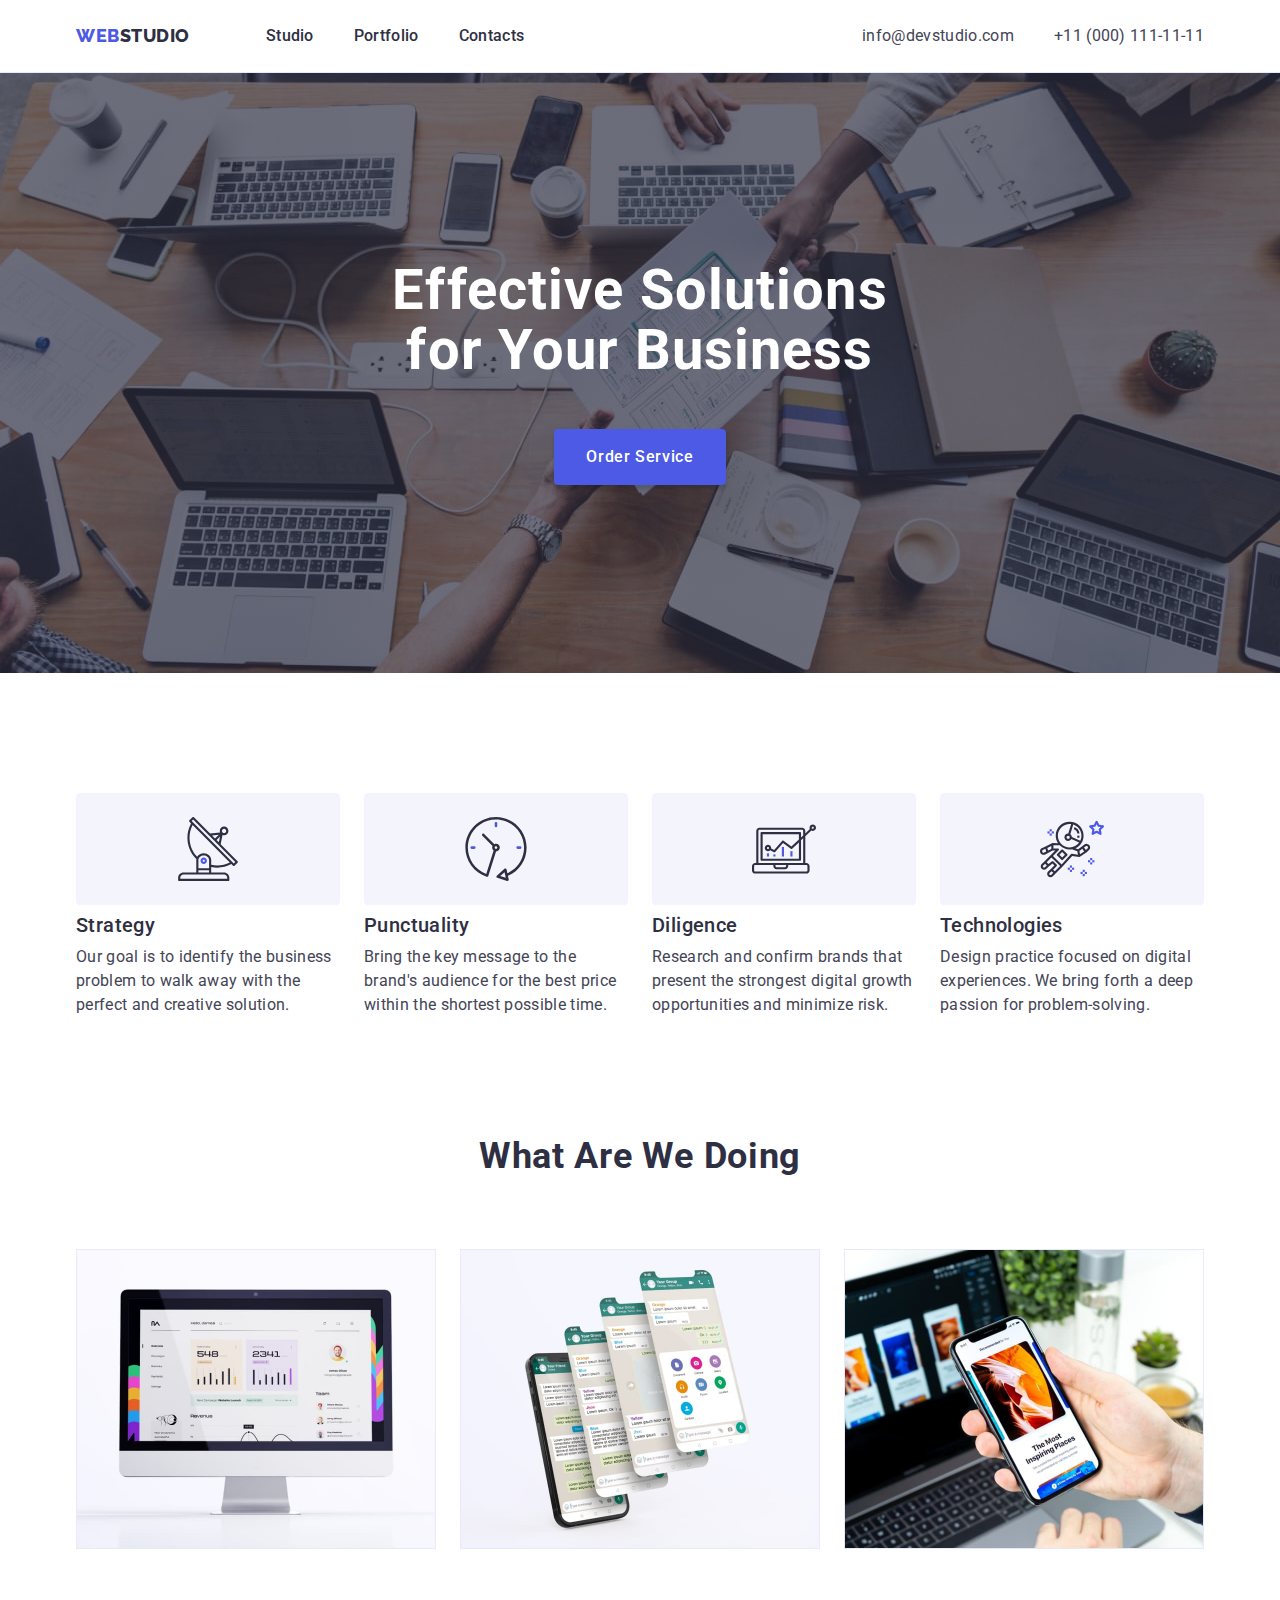
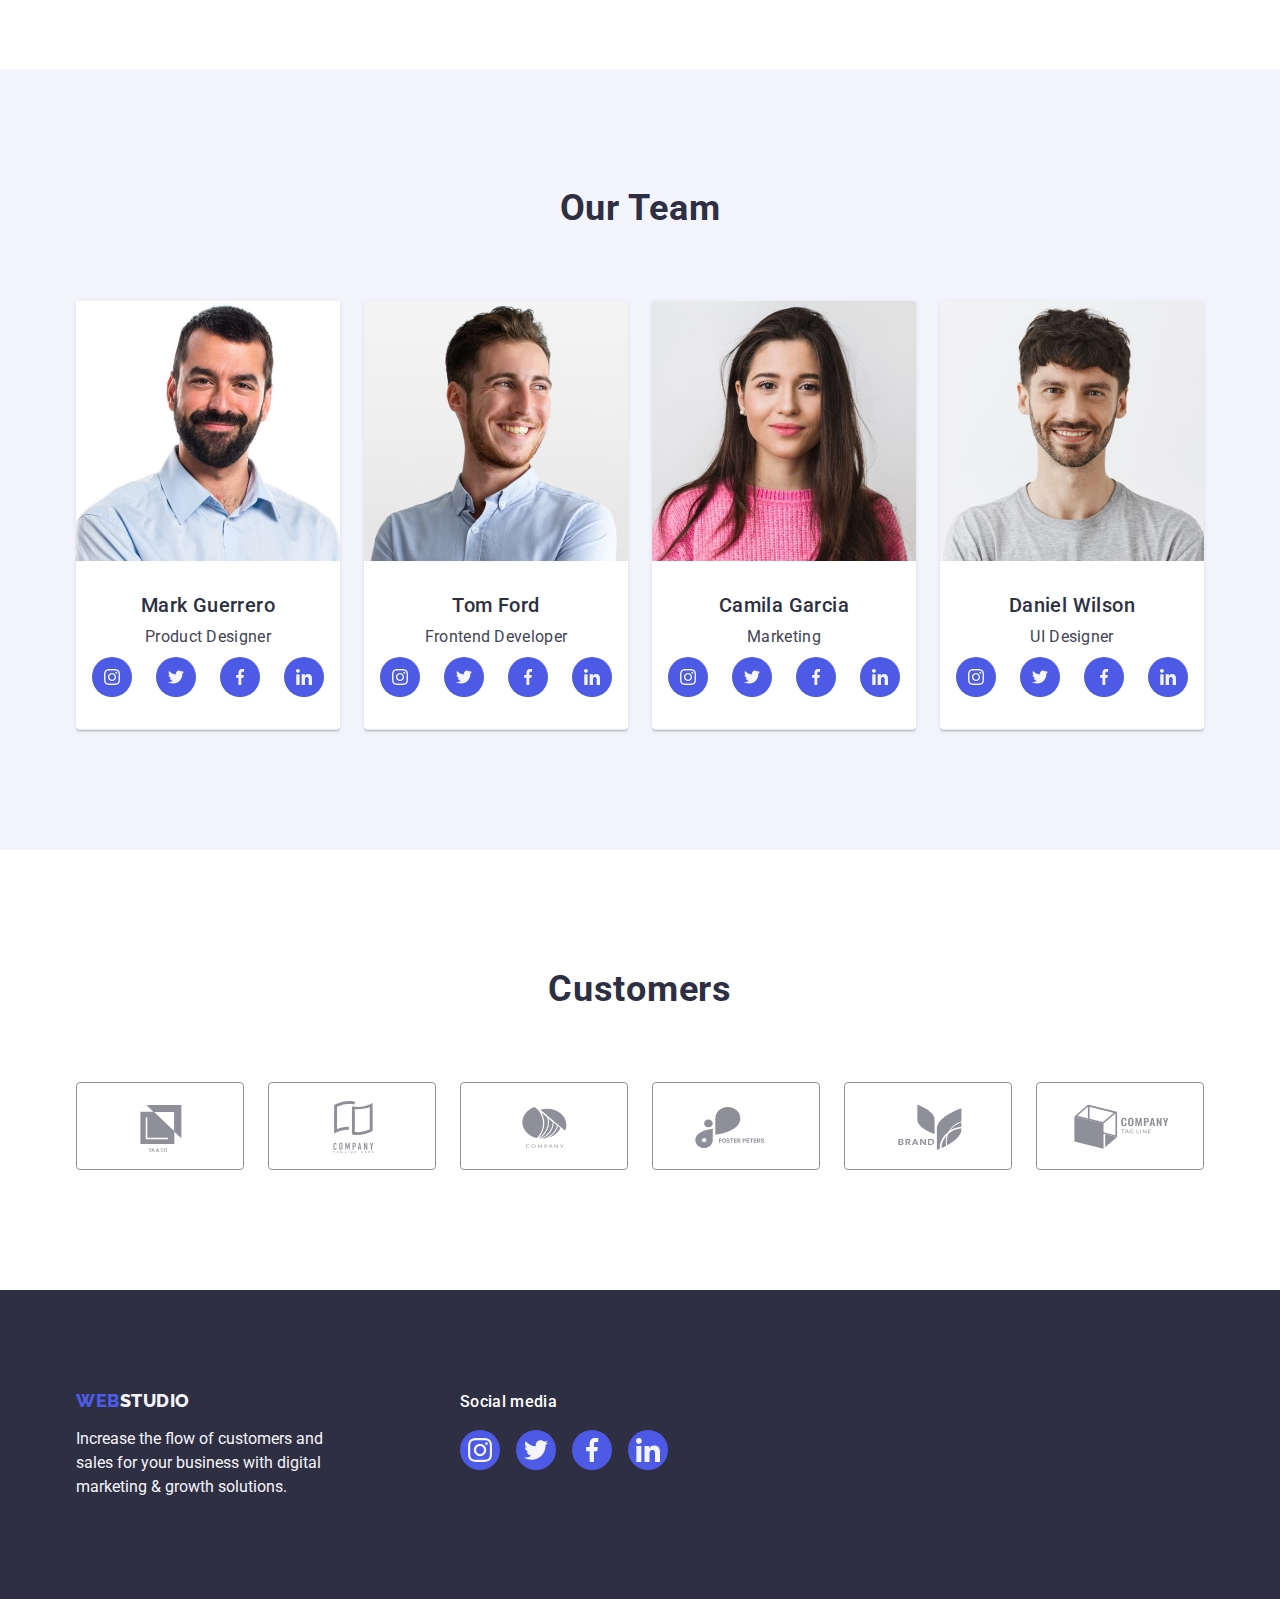
<file: index.html>
<!DOCTYPE html>
<html lang="en">
  <head>
    <meta charset="UTF-8" />
    <meta http-equiv="X-UA-Compatible" content="IE=edge" />
    <meta name="viewport" content="width=device-width, initial-scale=1.0" />
    <title>WebStudio</title>
    <link rel="preconnect" href="https://fonts.googleapis.com">
    <link rel="preconnect" href="https://fonts.gstatic.com" crossorigin >
    <link
      href="https://fonts.googleapis.com/css2?family=Raleway:wght@800&family=Roboto:wght@400;500;700;900&display=swap"
      rel="stylesheet"
    >
    <link
      rel="stylesheet"
      href="https://cdnjs.cloudflare.com/ajax/libs/modern-normalize/1.0.0/modern-normalize.min.css"
    >
    <link rel="stylesheet" href="./css/style.css"></head>
    <body>
      <header class="page-header">
        <div class="container page-header-container">
          <nav class="header-nav">
            <a class="header-logo link" href="./index.html"
              >Web<span class="logo-word">Studio</span></a>
            <ul class="nav-menu list">
              <li class="nav-menu-item">
                <a class="text-nav link" href="./index.html">Studio</a>
              </li>
              <li class="nav-menu-item">
                <a class="text-nav link" href="./portfolio.html">Portfolio</a>
              </li>
              <li class="nav-menu-item">
                <a class="text-nav link" href="">Contacts</a>
              </li>
            </ul>
          </nav>
          <address class="header-contact">
            <ul class="contact-menu list">
              <li class="contact-menu-item">
                <a class="text-contact link" href="mailto:info@devstudio.com"
                  >info@devstudio.com</a>
              </li>
              <li class="contact-menu-item">
                <a class="text-contact link" href="tel:+110001111111"
                  >+11 (000) 111-11-11</a>
              </li>
            </ul>
          </address>
        </div>
      </header>
      <main class="main-list">
        <section class="hero">
          <div class="container">
            <h1 class="hero-title">Effective Solutions for Your Business</h1>
            <button class="hero-button" type="button">Order Service</button>
          </div>
        </section>
        <section class="features-section">
          <div class="features-container container">
            <h2 class="features" hidden>Features</h2>
            <ul class="features-list list">
              <li class="features-list-item">
                <div class="features-icon-box">
                  <svg class="features-icon" width="64" height="64">
                    <use href="./images/icons.svg#icon-antenna"></use>
                  </svg>
                </div>
                <h3 class="features-item">Strategy</h3>
                <p class="features-text">
                  Our goal is to identify the business problem to walk away with
                  the perfect and creative solution.
                </p>
              </li>
              <li class="features-list-item">
                <div class="features-icon-box">
                  <svg class="features-icon" width="64" height="64">
                    <use href="./images/icons.svg#icon-clock"></use>
                  </svg>
                </div>
                <h3 class="features-item">Punctuality</h3>
                <p class="features-text">
                  Bring the key message to the brand's audience for the best price
                  within the shortest possible time.
                </p>
              </li>
              <li class="features-list-item">
                <div class="features-icon-box">
                  <svg class="features-icon" width="64" height="64">
                    <use href="./images/icons.svg#icon-diagram"></use>
                  </svg>
                </div>
                <h3 class="features-item">Diligence</h3>
                <p class="features-text">
                  Research and confirm brands that present the strongest digital
                  growth opportunities and minimize risk.
                </p>
              </li>
              <li class="features-list-item">
                <div class="features-icon-box">
                  <svg class="features-icon" width="64" height="64">
                    <use href="./images/icons.svg#icon-astronaut"></use>
                  </svg>
                </div>
                <h3 class="features-item">Technologies</h3>
                <p class="features-text">
                  Design practice focused on digital experiences. We bring forth a
                  deep passion for problem-solving.
                </p>
              </li>
            </ul>
          </div>
        </section>
        <section class="section-work">
          <div class="container">
            <h2 class="work">What are we doing</h2>
            <ul class="work-list list">
              <li class="work-item">
                <img src="./images/img1.jpg" alt="monitor" width="360" />
              </li>
              <li class="work-item">
                <img src="./images/img2.jpg" alt="smartphone" width="360" />
              </li>
              <li class="work-item">
                <img src="./images/img3.jpg" alt="smartphone" width="360" />
              </li>
            </ul>
          </div>
        </section>
        <section class="team-content">
          <div class="container">
            <h2 class="team-work">Our Team</h2>
            <ul class="team-list list">
              <li class="team-item">
                <img src="./images/img4.jpg" alt="#" width="264" />
                <div class="team-box">
                  <h3 class="team-header-item">Mark Guerrero</h3>
                  <p class="team-text">Product Designer</p>
                  <ul class="team-social-list list">
                    <li class="team-social-item">
                      <a class="team-social-link link" href="">
                        <svg class="team-social-icon" width="16" height="16">
                          <use href="./images/icons.svg#icon-instagram"></use>
                        </svg>
                      </a>
                    </li>
                    <li class="team-social-item">
                      <a class="team-social-link link" href="">
                        <svg class="team-social-icon" width="16" height="16">
                          <use href="./images/icons.svg#icon-twitter"></use>
                        </svg>
                      </a>
                    </li>
                    <li class="team-social-item">
                      <a class="team-social-link link" href="">
                        <svg class="team-social-icon" width="16" height="16">
                          <use href="./images/icons.svg#icon-facebook"></use>
                        </svg>
                      </a>
                    </li>
                    <li class="team-social-item">
                      <a class="team-social-link link" href="">
                        <svg class="team-social-icon" width="16" height="16">
                          <use href="./images/icons.svg#icon-linkedin"></use>
                        </svg>
                      </a>
                    </li>
                  </ul>
                </div>
              </li>
              <li class="team-item">
                <img src="./images/img5.jpg" alt="#" width="264" />
                <div class="team-box">
                  <h3 class="team-header-item">Tom Ford</h3>
                  <p class="team-text">Frontend Developer</p>
                  <ul class="team-social-list list">
                    <li class="team-social-item">
                      <a class="team-social-link link" href="">
                        <svg class="team-social-icon" width="16" height="16">
                          <use href="./images/icons.svg#icon-instagram"></use>
                        </svg>
                      </a>
                    </li>
                    <li class="team-social-item">
                      <a class="team-social-link link" href="">
                        <svg class="team-social-icon" width="16" height="16">
                          <use href="./images/icons.svg#icon-twitter"></use>
                        </svg>
                      </a>
                    </li>
                    <li class="team-social-item">
                      <a class="team-social-link link" href="">
                        <svg class="team-social-icon" width="16" height="16">
                          <use href="./images/icons.svg#icon-facebook"></use>
                        </svg>
                      </a>
                    </li>
                    <li class="team-social-item">
                      <a class="team-social-link link" href="">
                        <svg class="team-social-icon" width="16" height="16">
                          <use href="./images/icons.svg#icon-linkedin"></use>
                        </svg>
                      </a>
                    </li>
                  </ul>
                </div>
              </li>
              <li class="team-item">
                <img src="./images/img6.jpg" alt="#" width="264" />
                <div class="team-box">
                  <h3 class="team-header-item">Camila Garcia</h3>
                  <p class="team-text">Marketing</p>
                  <ul class="team-social-list list">
                    <li class="team-social-item">
                      <a class="team-social-link link" href="">
                        <svg class="team-social-icon" width="16" height="16">
                          <use href="./images/icons.svg#icon-instagram"></use>
                        </svg>
                      </a>
                    </li>
                    <li class="team-social-item">
                      <a class="team-social-link link" href="">
                        <svg class="team-social-icon" width="16" height="16">
                          <use href="./images/icons.svg#icon-twitter"></use>
                        </svg>
                      </a>
                    </li>
                    <li class="team-social-item">
                      <a class="team-social-link link" href="">
                        <svg class="team-social-icon" width="16" height="16">
                          <use href="./images/icons.svg#icon-facebook"></use>
                        </svg>
                      </a>
                    </li>
                    <li class="team-social-item">
                      <a class="team-social-link link" href="">
                        <svg class="team-social-icon" width="16" height="16">
                          <use href="./images/icons.svg#icon-linkedin"></use>
                        </svg>
                      </a>
                    </li>
                  </ul>
                </div>
              </li>
              <li class="team-item">
                <img src="./images/img7.jpg" alt="#" width="264" />
                <div class="team-box">
                  <h3 class="team-header-item">Daniel Wilson</h3>
                  <p class="team-text">UI Designer</p>
                  <ul class="team-social-list list">
                    <li class="team-social-item">
                      <a class="team-social-link link" href="">
                        <svg class="team-social-icon" width="16" height="16">
                          <use href="./images/icons.svg#icon-instagram"></use>
                        </svg>
                      </a>
                    </li>
                    <li class="team-social-item">
                      <a class="team-social-link link" href="">
                        <svg class="team-social-icon" width="16" height="16">
                          <use href="./images/icons.svg#icon-twitter"></use>
                        </svg>
                      </a>
                    </li>
                    <li class="team-social-item">
                      <a class="team-social-link link" href="">
                        <svg class="team-social-icon" width="16" height="16">
                          <use href="./images/icons.svg#icon-facebook"></use>
                        </svg>
                      </a>
                    </li>
                    <li class="team-social-item">
                      <a class="team-social-link link" href="">
                        <svg class="team-social-icon" width="16" height="16">
                          <use href="./images/icons.svg#icon-linkedin"></use>
                        </svg>
                      </a>
                    </li>
                  </ul>
                </div>
              </li>
            </ul>
          </div>
        </section>
        <section class="section-customers">
          <div class="container">
            <h2 class="customers">Customers</h2>
          <ul class="customers-list list">
            <li class="customers-item">
              <a class="customers-link link" href="">
                <svg class="customers-icon" width="104" height="56">
                  <use href="./images/icons.svg#icon-company1"></use>
                </svg>
              </a>
            </li>
            <li class="customers-item">
              <a class="customers-link link" href="">
                <svg class="customers-icon" width="104" height="56">
                  <use href="./images/icons.svg#icon-company2"></use>
                </svg>
              </a>
            </li>
            <li class="customers-item">
              <a class="customers-link link" href="">
                <svg class="customers-icon" width="104" height="56">
                  <use href="./images/icons.svg#icon-company3"></use>
                </svg>
              </a>
            </li>
            <li class="customers-item">
              <a class="customers-link link" href="">
                <svg class="customers-icon" width="104" height="56">
                  <use href="./images/icons.svg#icon-company4"></use>
                </svg>
              </a>
            </li>
            <li class="customers-item">
              <a class="customers-link link" href="">
                <svg class="customers-icon" width="104" height="56">
                  <use href="./images/icons.svg#icon-company5"></use>
                </svg>
              </a>
            </li>
            <li class="customers-item">
              <a class="customers-link link" href="">
                <svg class="customers-icon" width="104" height="56">
                  <use href="./images/icons.svg#icon-company6"></use>
                </svg>
              </a>
            </li>
          </ul>
          </div>
          
        </section>
      </main>
      <footer class="footer-content">
        <div class="footer-container container">
          <div class="footer-container-logo">
            <a class="footer-logo link" href="./index.html"
              >Web<span class="footer-logo-word">Studio</span></a
            >
            <p class="footer-text">
              Increase the flow of customers and sales for your business with
              digital marketing & growth solutions.
            </p>
          </div>
          <div class="footer-container-social">
            <p class="footer-social">Social media</p>
            <ul class="footer-social-list list">
              <li class="footer-social-item">
                <a class="footer-social-link link" href="">
                  <svg class="footer-social-icon" width="24" height="24">
                    <use href="./images/icons.svg#icon-instagram"></use>
                  </svg>
                </a>
              </li>
              <li class="footer-social-item">
                <a class="footer-social-link link" href="">
                  <svg class="footer-social-icon" width="24" height="24">
                    <use href="./images/icons.svg#icon-twitter"></use>
                  </svg>
                </a>
              </li>
              <li class="footer-social-item">
                <a class="footer-social-link link" href="">
                  <svg class="footer-social-icon" width="24" height="24">
                    <use href="./images/icons.svg#icon-facebook"></use>
                  </svg>
                </a>
              </li>
              <li class="footer-social-item">
                <a class="footer-social-link link" href="">
                  <svg class="footer-social-icon" width="24" height="24">
                    <use href="./images/icons.svg#icon-linkedin"></use>
                  </svg>
                </a>
              </li>
            </ul>
          </div>
        </div>
      </footer>
    </body>
  </html>
</file>
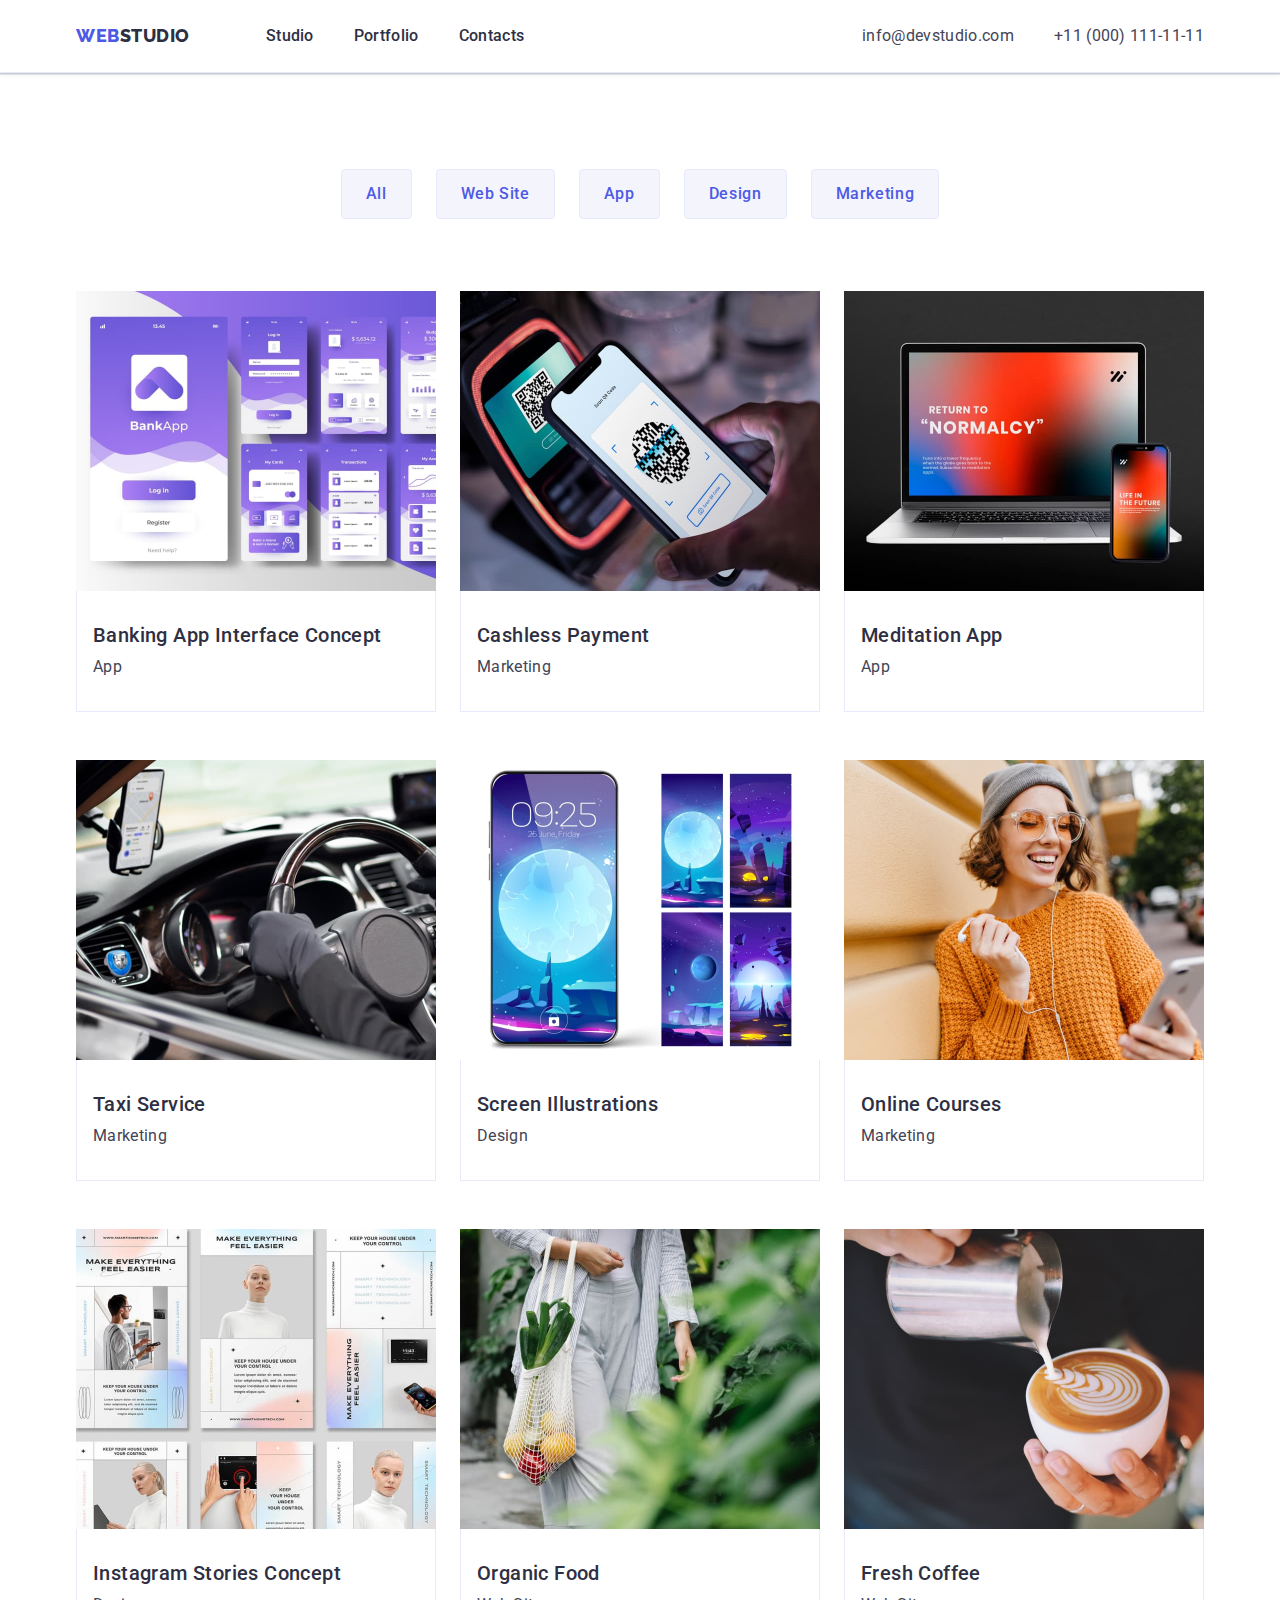
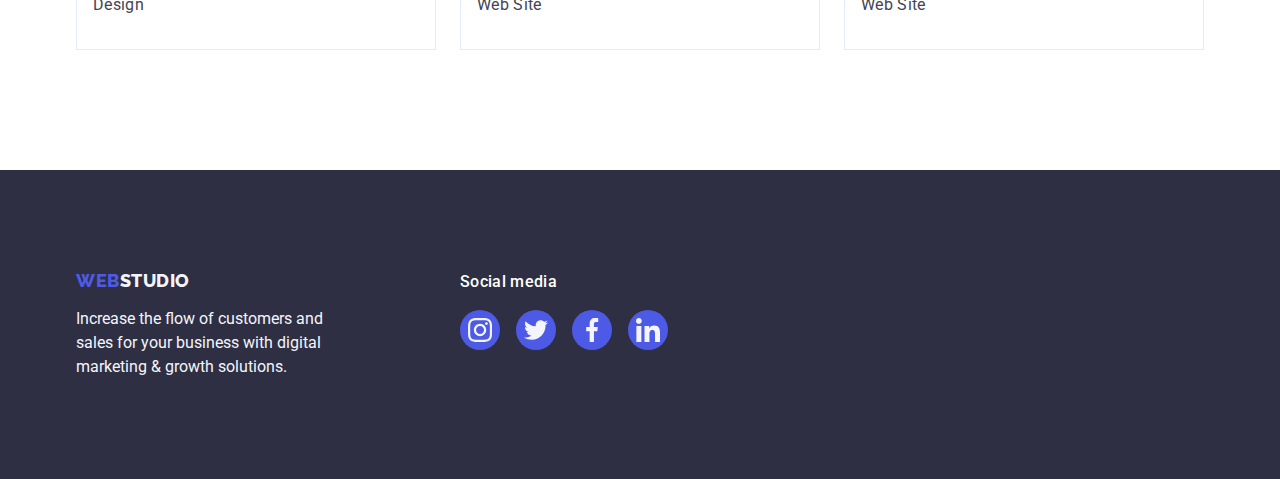
<file: portfolio.html>
<!DOCTYPE html>
<html lang="en">
  <head>
   <meta charset="UTF-8" />
    <meta http-equiv="X-UA-Compatible" content="IE=edge" />
    <meta name="viewport" content="width=device-width, initial-scale=1.0" />
    <title>WebStudio</title>
    <link rel="preconnect" href="https://fonts.googleapis.com">
    <link rel="preconnect" href="https://fonts.gstatic.com" crossorigin>
    <link
      href="https://fonts.googleapis.com/css2?family=Raleway:wght@800&family=Roboto:wght@400;500;700;900&display=swap"
      rel="stylesheet">
    <link
      rel="stylesheet"
      href="https://cdnjs.cloudflare.com/ajax/libs/modern-normalize/1.0.0/modern-normalize.min.css"
    >
    <link rel="stylesheet" href="./css/style.css"></head>
    <body>
      <header class="page-header">
        <div class="container page-header-container">
          <nav class="header-nav">
            <a class="header-logo link" href="./index.html">Web<span class="logo-word">Studio</span></a>
            <ul class="nav-menu list">
              <li class="nav-menu-item">
                <a class="text-nav link" href="./index.html">Studio</a>
              </li>
              <li class="nav-menu-item">
                <a class="text-nav link" href="./portfolio.html">Portfolio</a>
              </li>
              <li class="nav-menu-item">
                <a class="text-nav link" href="">Contacts</a>
              </li>
            </ul>
          </nav>
          <address class="header-contact">
            <ul class="contact-menu list">
              <li class="contact-menu-item">
                <a class="text-contact link" href="mailto:info@devstudio.com"
                  >info@devstudio.com</a>
              </li>
              <li class="contact-menu-item">
                <a class="text-contact link" href="tel:+110001111111"
                  >+11 (000) 111-11-11</a>
              </li>
            </ul>
          </address>
        </div>
      </header>
      <main>
        <section class="section-portfolio">
          <div class="container">
            <h1 hidden>Portfolio</h1>
            <ul class="portfolio-filter list">
              <li class="portfolio-filter-item">
                <button type="button" class="filter-button">All</button>
              </li>
              <li class="portfolio-filter-item">
                <button type="button" class="filter-button">Web Site</button>
              </li>
              <li class="portfolio-filter-item">
                <button type="button" class="filter-button">App</button>
              </li>
              <li class="portfolio-filter-item">
                <button type="button" class="filter-button">Design</button>
              </li>
              <li class="portfolio-filter-item">
                <button type="button" class="filter-button">Marketing</button>
              </li>
            </ul>
            <ul class="card-list list">
              <li class="portfolio-box">
                <a class="portfolio-card link" href="">
                  <img
                    src="./images/img8.jpg"
                    alt="phone screen"
                    width="360"
                  />
                  <div class="portfolio-card-item">
                    <h2 class="portfolio-header">
                      Banking App Interface Concept
                    </h2>
                    <p class="portfolio-card-text">App</p>
                  </div>
                </a>
              </li>
              <li class="portfolio-box">
                <a class="portfolio-card link" href="">
                  <img
                    src="./images/img9.jpg"
                    alt="phone screen"
                    width="360"
                  />
                  <div class="portfolio-card-item">
                    <h2 class="portfolio-header">Cashless Payment</h2>
                    <p class="portfolio-card-text">Marketing</p>
                  </div>
                </a>
              </li>
              <li class="portfolio-box">
                <a class="portfolio-card link" href="">
                  <img src="./images/img10.jpg" alt="laptop" width="360" />
                  <div class="portfolio-card-item">
                    <h2 class="portfolio-header">Meditation App</h2>
                    <p class="portfolio-card-text">App</p>
                  </div>
                </a>
              </li>
              <li class="portfolio-box">
                <a class="portfolio-card link" href="">
                  <img
                    src="./images/img11.jpg"
                    alt="car steering wheel"
                    width="360"
                  />
                  <div class="portfolio-card-item">
                    <h2 class="portfolio-header">Taxi Service</h2>
                    <p class="portfolio-card-text">Marketing</p>
                  </div>
                </a>
              </li>
              <li class="portfolio-box">
                <a class="portfolio-card link" href="">
                  <img src="./images/img12.jpg" alt="phone app" width="360" />
                  <div class="portfolio-card-item">
                    <h2 class="portfolio-header">Screen Illustrations</h2>
                    <p class="portfolio-card-text">Design</p>
                  </div>
                </a>
              </li>
              <li class="portfolio-box">
                <a class="portfolio-card link" href="">
                  <img
                    src="./images/img13.jpg"
                    alt="girl with phone"
                    width="360"
                  />
                  <div class="portfolio-card-item">
                    <h2 class="portfolio-header">Online Courses</h2>
                    <p class="portfolio-card-text">Marketing</p>
                  </div>
                </a>
              </li>
              <li class="portfolio-box">
                <a class="portfolio-card link" href="">
                  <img src="./images/img14.jpg" alt="phone app" width="360" />
                  <div class="portfolio-card-item">
                    <h2 class="portfolio-header">Instagram Stories Concept</h2>
                    <p class="portfolio-card-text">Design</p>
                  </div>
                </a>
              </li>
              <li class="portfolio-box">
                <a class="portfolio-card link" href="">
                  <img
                    src="./images/img15.jpg"
                    alt="girl with bag"
                    width="360"
                  />
                  <div class="portfolio-card-item">
                    <h2 class="portfolio-header">Organic Food</h2>
                    <p class="portfolio-card-text">Web Site</p>
                  </div>
                </a>
              </li>
              <li class="portfolio-box">
                <a class="portfolio-card link" href="">
                  <img
                    src="./images/img16.jpg"
                    alt="a cup of coffee"
                    width="360"
                  />
                  <div class="portfolio-card-item">
                    <h2 class="portfolio-header">Fresh Coffee</h2>
                    <p class="portfolio-card-text">Web Site</p>
                  </div>
                </a>
              </li>
            </ul>
          </div>
        </section>
      </main>
      <footer class="footer-content">
        <div class="footer-container container">
          <div class="footer-container-logo">
            <a class="footer-logo link" href="./index.html"
              >Web<span class="footer-logo-word">Studio</span></a>
            <p class="footer-text">
              Increase the flow of customers and sales for your business with
              digital marketing & growth solutions.
            </p>
          </div>
          <div class="footer-container-social">
            <p class="footer-social">Social media</p>
            <ul class="footer-social-list list">
              <li class="footer-social-item">
                <a class="footer-social-link link" href="">
                  <svg class="footer-social-icon" width="24" height="24">
                    <use href="./images/icons.svg#icon-instagram"></use>
                  </svg>
                </a>
              </li>
              <li class="footer-social-item">
                <a class="footer-social-link link" href="">
                  <svg class="footer-social-icon" width="24" height="24">
                    <use href="./images/icons.svg#icon-twitter"></use>
                  </svg>
                </a>
              </li>
              <li class="footer-social-item">
                <a class="footer-social-link link" href="">
                  <svg class="footer-social-icon" width="24" height="24">
                    <use href="./images/icons.svg#icon-facebook"></use>
                  </svg>
                </a>
              </li>
              <li class="footer-social-item">
                <a class="footer-social-link link" href="">
                  <svg class="footer-social-icon" width="24" height="24">
                    <use href="./images/icons.svg#icon-linkedin"></use>
                  </svg>
                </a>
              </li>
            </ul>
          </div>
        </div>
      </footer>
    </body>
  </html>
</file>
<file: css/style.css>
:root {  
  --background-color: #ffffff;
  --primary-brand: #4d5ae5;
  --pressed-state: #404bbf;
  --dark: #2e2f42;
  --text: #434455;
  --light: #e7e9fc;
  --cloud: #f4f4fd;
}

h1,
h2,
h3,
h4,
h5,
h6,
p {
  margin-top: 0;
  margin-bottom: 0;
}

ul {
  margin-top: 0;
  margin-bottom: 0;
  padding-left: 0;
}
img {
  display: block;
}

body {
  background-color: var(--background-color);
  color: var(--text);
  font-family: 'Roboto', sans-serif;
}

.link {
  text-decoration: none;
}

.list {
  list-style: none;
  text-decoration: none;
}

.container {
  width: 1158px;
  margin-left: auto;
  margin-right: auto;
  padding-left: 15px;
  padding-right: 15px;
}

/*--Header--*/

.page-header-container {
  display: flex;
  justify-content: space-between;
  align-items: center;
}

.header-nav {
  display: flex;
  align-items: center;
}

.nav-menu {
  display: flex;
}

.nav-menu-item {
  padding-top: 24px;
  padding-bottom: 24px;
}

.nav-menu-item:not(:last-child) {
  margin-right: 40px;
}

.header-logo {
  color: var(--primary-brand);
  text-transform: uppercase;
  font-family: 'Raleway', sans-serif;
  font-weight: 800;
  font-size: 18px;
  line-height: 1.17;
  letter-spacing: 0.03em;
  margin-right: 76px;
}

.logo-word {
  color: var(--dark);
}

.text-nav {
  color: var(--dark);
  font-weight: 500;
  font-size: 16px;
  line-height: 1.5;
  letter-spacing: 0.02em;
  padding: 24px 0;
}

.text-nav:hover,
.text-nav:focus {
  color: var(--pressed-state);
}

.header-contact {
  font-style: normal;
}
.contact-menu {
  display: flex;
}
.contact-menu-item:not(:last-child) {
  margin-right: 40px;
}

.text-contact {
  color: var(--text);
  text-decoration: none;
  font-style: normal;
  font-size: 16px;
  line-height: 1.5;
  letter-spacing: 0.02em;
}

.text-contact:hover,
.text-contact:focus {
  color: var(--pressed-state);
}

.page-header {
  border-bottom: 1px solid var(--light);
  box-shadow: 0px 2px 1px rgba(46, 47, 66, 0.08),
    0px 1px 1px rgba(46, 47, 66, 0.16), 0px 1px 6px rgba(46, 47, 66, 0.08);
}

/*--Main--*/

/*--Section 1 - Hero--*/

.hero {
  max-width: 1440px;
  height: 600px;
  background-color: var(--dark);
  margin-left: auto;
  margin-right: auto;
  background-size: cover;
  background-position: center;
  background-repeat: no-repeat;
  background-image: linear-gradient(
      rgba(46, 47, 66, 0.7),
      rgba(46, 47, 66, 0.7)
    ),
    url('../images/people-office.jpg');
  text-align: center;
  padding-top: 188px;
  padding-bottom: 188px;
}

.hero-title {
  color: var(--background-color);
  font-weight: 700;
  font-size: 56px;
  line-height: 1.07;
  letter-spacing: 0.02em;
  max-width: 496px;
  margin-left: auto;
  margin-right: auto;
}

.hero-button {
  display: block;
  color: var(--background-color);
  background-color: var(--primary-brand);
  font-family: 'Roboto', sans-serif;
  font-weight: 500;
  font-size: 16px;
  line-height: 1.5;
  letter-spacing: 0.04em;
  border: none;
  border-radius: 4px;
  cursor: pointer;
  min-width: 169px;
  margin-top: 48px;
  margin-left: auto;
  margin-right: auto;
  padding: 16px 32px;
  box-shadow: 0px 4px 4px rgba(0, 0, 0, 0.15);
}

.hero-button:hover,
.hero-button:focus {
  background-color: var(--pressed-state);
  box-shadow: 0px 4px 4px rgba(0, 0, 0, 0.15);
}

/*--Section 2 - Features --*/
.features-section {
  padding-top: 120px;
  padding-bottom: 120px;
}

.features-list {
  display: flex;
  gap: 24px;
}

.features-list-item {
  width: calc((100%-72px) / 4);
}

.features-item {
  color: var(--dark);
  font-weight: 500;
  font-size: 20px;
  line-height: 1.2;
  letter-spacing: 0.02em;
  margin-bottom: 8px;
}

.features-text {
  color: var(--text);
  font-size: 16px;
  line-height: 1.5;
  letter-spacing: 0.02em;
}

.features-icon-box {
  display: flex;
  justify-content: center;
  align-items: center;
  width: 264px;
  height: 112px;
  background-color: var(--cloud);
  margin-bottom: 8px;
  border-radius: 4px;
}

/*--Section 3 - What are we doing --*/
.section-work {
  padding-bottom: 120px;
}

.work-list {
  display: flex;
  gap: 24px;
}

.work-item {
  width: calc((100%-48px) / 3);
}

.work {
  color: var(--dark);
  text-align: center;
  font-weight: 700;
  font-size: 36px;
  line-height: 1.11;
  letter-spacing: 0.02em;
  text-transform: capitalize;
  margin-bottom: 72px;
}

/*--Section 4 - Team --*/

.team-content {
  background-color: var(--cloud);
  padding-top: 120px;
  padding-bottom: 120px;
}

.team-work {
  color: var(--dark);
  text-align: center;
  font-weight: 700;
  font-size: 36px;
  line-height: 1.11;
  letter-spacing: 0.02em;
  text-transform: capitalize;
  margin-bottom: 72px;
}

.team-list {
  display: flex;
}

.team-item {
  background-color: var(--background-color);
  border-bottom: 1px solid var(--light);
  border-radius: 0px 0px 4px 4px;
  box-shadow: 0px 1px 6px rgba(46, 47, 66, 0.08),
    0px 1px 1px rgba(46, 47, 66, 0.16), 0px 2px 1px rgba(46, 47, 66, 0.08);
}

.team-item:not(:last-child) {
  margin-right: 24px;
}

.team-box {
  padding: 32px 0;
}

.team-header-item {
  color: var(--dark);
  font-weight: 500;
  font-size: 20px;
  line-height: 1.2;
  letter-spacing: 0.02em;
  margin-bottom: 8px;
  text-align: center;
}

.team-text {
  color: var(--text);
  font-size: 16px;
  line-height: 1.5;
  letter-spacing: 0.02em;
  text-align: center;
  margin-bottom: 8px;
}

.team-social-icon {
  fill: var(--cloud);
}

.team-social-link {
  width: 100%;
  height: 100%;
  background-color: var(--primary-brand);
  border-radius: 50%;
  display: flex;
  justify-content: center;
  align-items: center;
}

.team-social-link:hover,
.team-social-link:focus {
  background-color: var(--pressed-state);
}

.team-social-item {
  width: 40px;
  height: 40px;
}

.team-social-list {
  display: flex;
  justify-content: center;
  gap: 24px;
}

/*--Customers--*/

.section-customers {
  padding-top: 120px;
  padding-bottom: 120px;
}

.customers {
  color: var(--dark);
  text-align: center;
  font-weight: 700;
  font-size: 36px;
  line-height: 1.11;
  letter-spacing: 0.02em;
  margin-bottom: 72px;
}

.customers-list {
  display: flex;
  justify-content: center;
  gap: 24px;
}

.customers-item {
  width: calc((100% - 120px) / 6);
  height: 88px;
}

.customers-link {
  display: flex;
  justify-content: center;
  align-items: center;
  color: #8e8f99;
  width: 100%;
  height: 100%;
  border: 1px solid #8e8f99;
  border-radius: 4px;
}

.customers-link:hover,
.customers-link:focus {
  border-color: var(--pressed-state);
  color: var(--pressed-state);
}

.customers-icon {
  fill: currentColor;
}

/*--Portfolio--*/

.section-portfolio {
  padding-top: 96px;
  padding-bottom: 120px;
}

.portfolio-filter {
  display: flex;
  justify-content: center;
  gap: 24px;
  margin-bottom: 72px;
}

.filter-button {
  font-family: 'Roboto', sans-serif;
  font-weight: 500;
  font-size: 16px;
  line-height: 1.5;
  letter-spacing: 0.04em;
  color: var(--primary-brand);
  background-color: var(--cloud);
  border: 1px solid var(--light);
  border-radius: 4px;
  padding: 12px 24px;
  cursor: pointer;
}

.filter-button:hover,
.filter-button:focus {
  color: var(--background-color);
  background-color: var(--pressed-state);
  box-shadow: 0px 3px 1px rgba(0, 0, 0, 0.1), 0px 2px 1px rgba(0, 0, 0, 0.08),
    0px 2px 2px rgba(0, 0, 0, 0.12);
  border: 1px solid transparent;
}

.card-list {
  display: flex;
  flex-wrap: wrap;
  column-gap: 24px;
  row-gap: 48px;
}

.portfolio-card {
  display: block;
}

.portfolio-card:hover,
.portfolio-card:focus {
  box-shadow: 0px 1px 6px rgba(46, 47, 66, 0.08),
    0px 1px 1px rgba(46, 47, 66, 0.16), 0px 2px 1px rgba(46, 47, 66, 0.08);
}

.portfolio-card-item {
  padding: 32px 16px;
  border: 1px solid var(--light);
  border-top: none;
}

.portfolio-header {
  color: var(--dark);
  font-weight: 500;
  font-size: 20px;
  line-height: 1.2;
  letter-spacing: 0.02em;
  margin-bottom: 8px;
}

.portfolio-card-text {
  color: var(--text);
  font-size: 16px;
  line-height: 1.5;
  letter-spacing: 0.02em;
}

/*--Footer--*/

.footer-content {
  background-color: var(--dark);
  padding-top: 100px;
  padding-bottom: 100px;
}

.footer-container {
  display: flex;
  align-items: baseline;
}

.footer-logo {
  color: var(--primary-brand);
  text-transform: uppercase;
  font-family: 'Raleway', sans-serif;
  font-weight: 800;
  font-size: 18px;
  line-height: 1.17;
  letter-spacing: 0.03em;
}

.footer-logo {
  display: inline-block;
  margin-bottom: 16px;
}

.footer-logo-word {
  color: var(--cloud);
}

.footer-text {
  color: var(--cloud);
  font-weight: 400;
  font-size: 16px;
  line-height: 1.5;
  width: 264px;
}

.footer-social-item {
  width: 40px;
  height: 40px;
}
.footer-social-link {
  display: flex;
  width: 100%;
  height: 100%;
  background-color: var(--primary-brand);
  border-radius: 50%;
  justify-content: center;
  align-items: center;
}

.footer-social-link:hover,
.footer-social-link:focus {
  background: #31d0aa;
}

.footer-social-icon {
  fill: var(--cloud);
}

.footer-social-list {
  display: flex;
  justify-content: center;
  gap: 16px;
}

.footer-social {
  font-weight: 500;
  font-size: 16px;
  line-height: 1.5;
  letter-spacing: 0.02em;
  color: var(--background-color);
  margin-bottom: 16px;
}

.footer-container-logo {
  margin-right: 120px;
}
</file>
